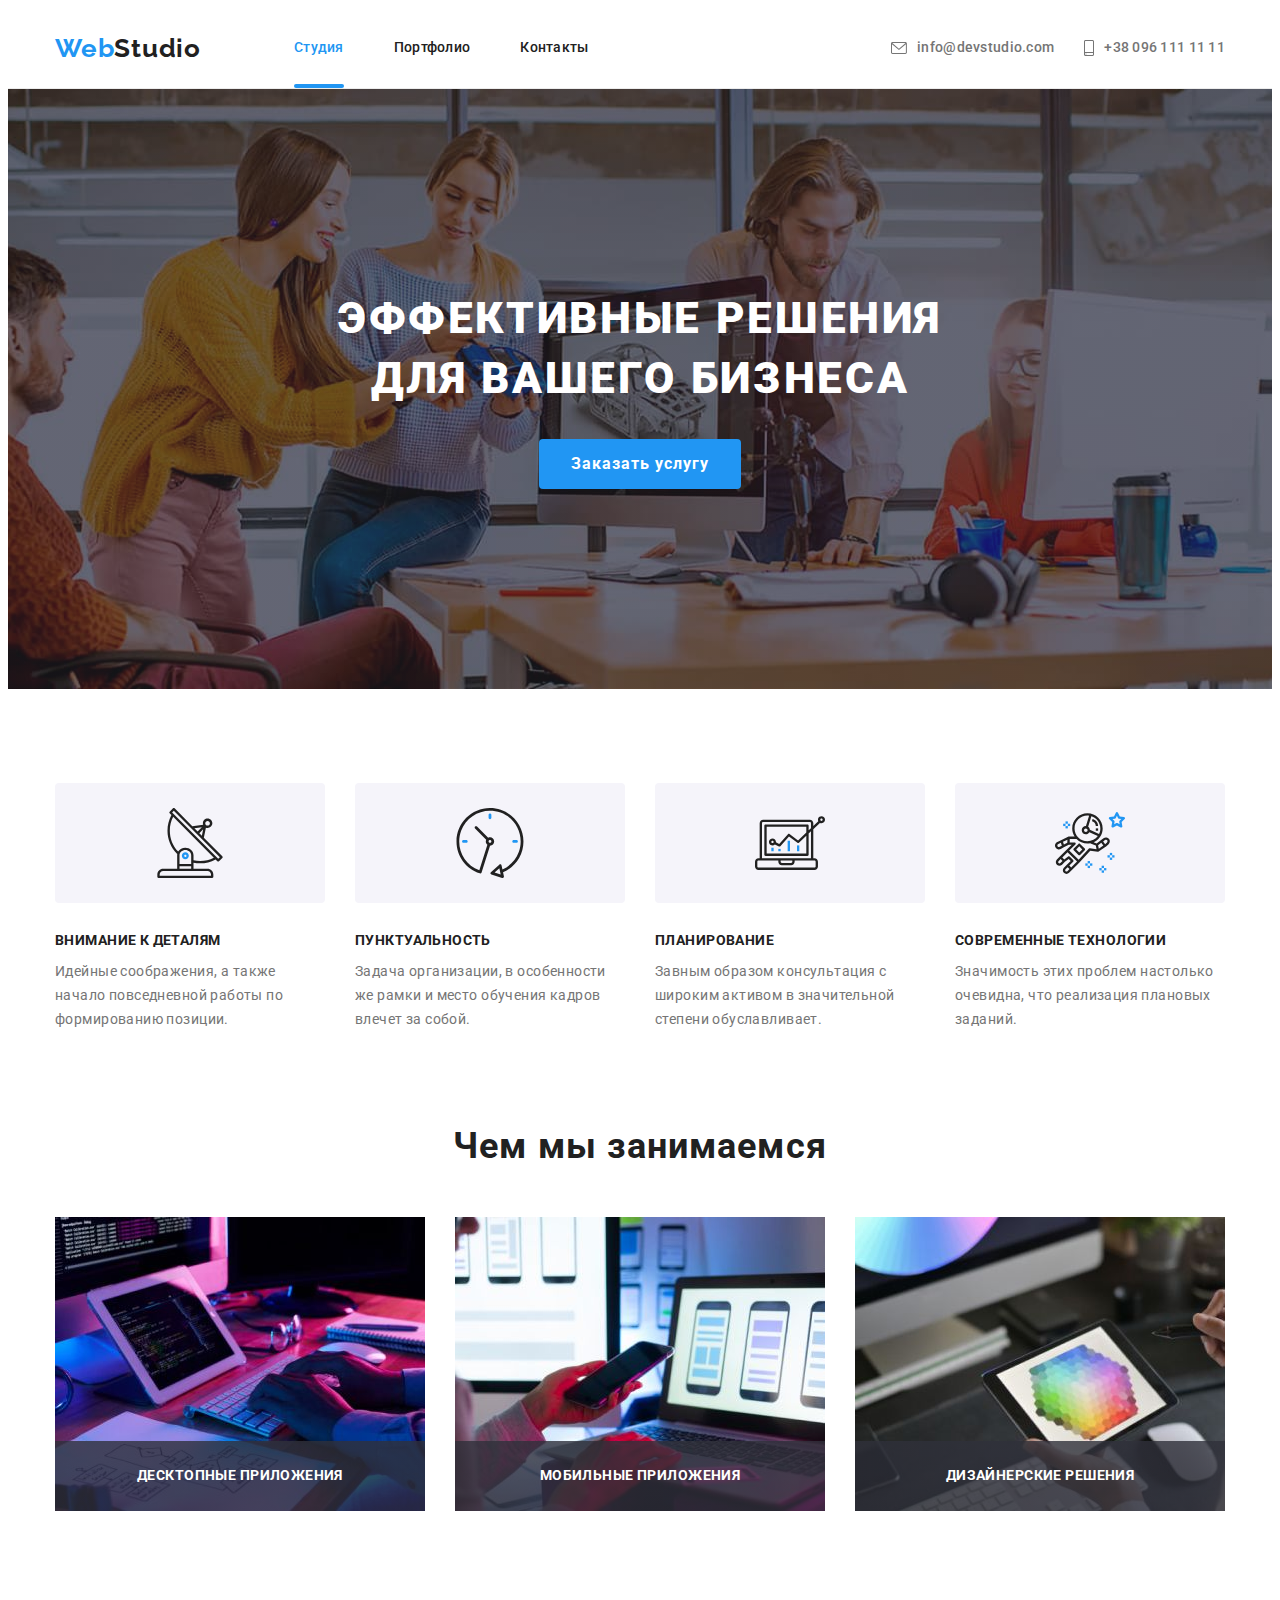
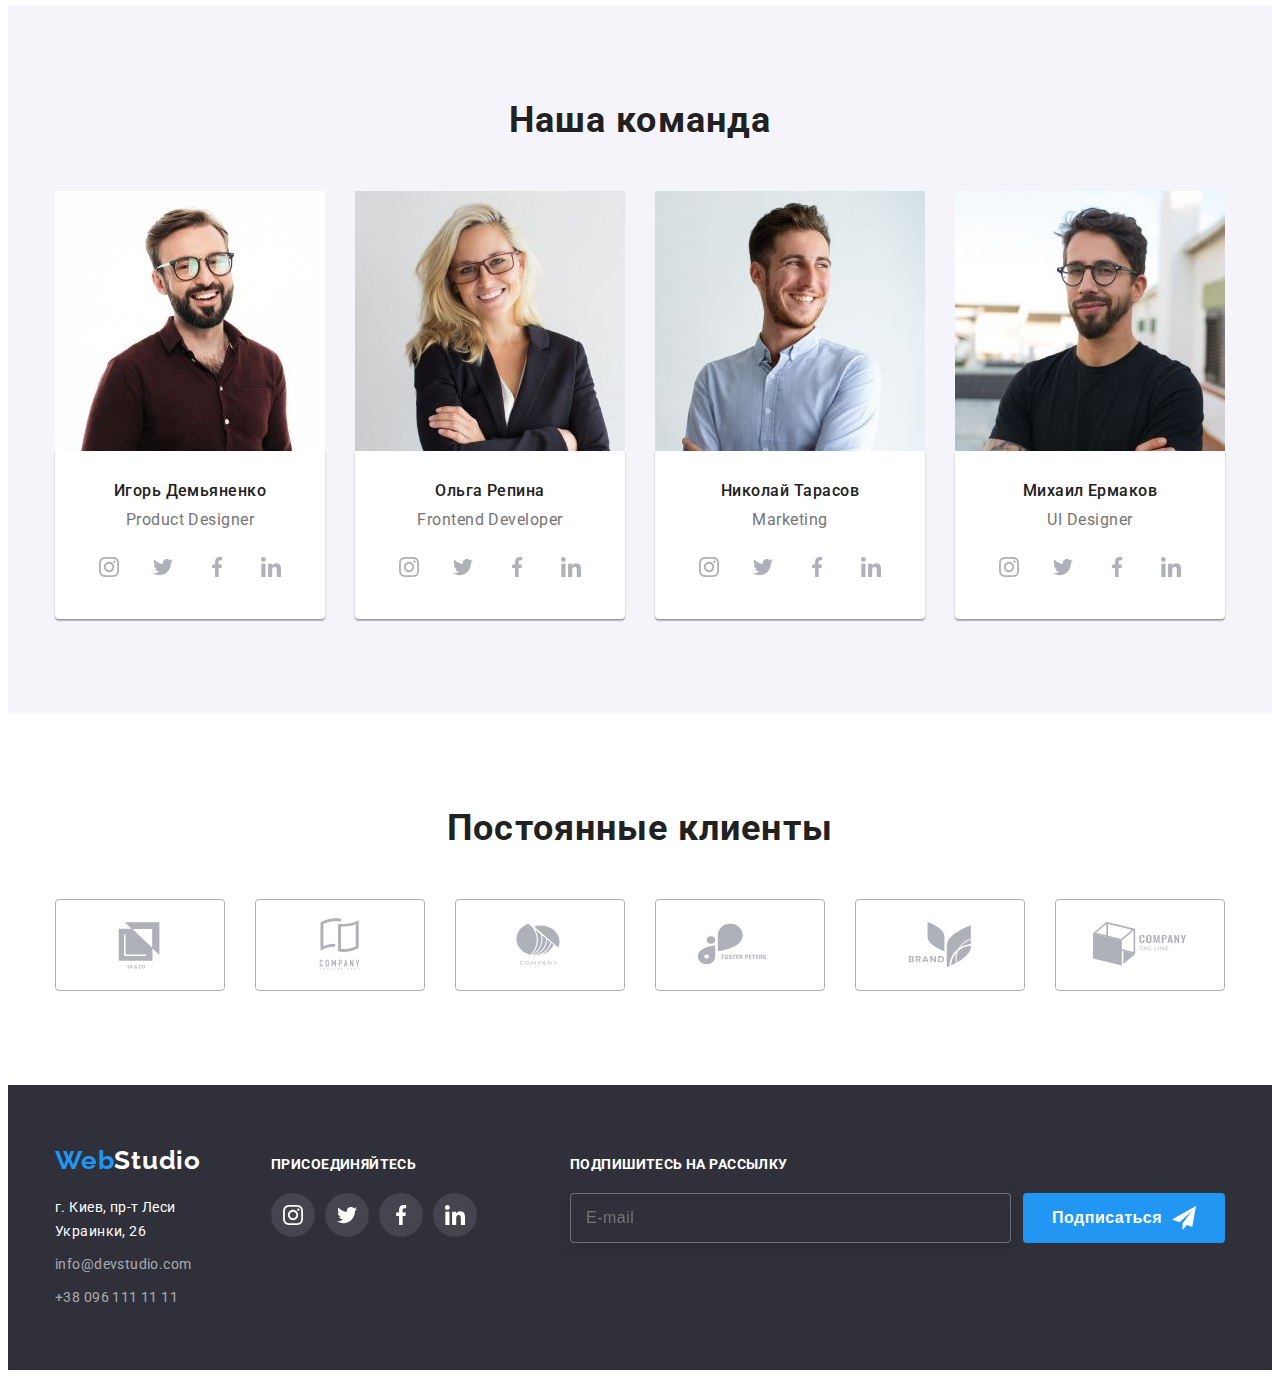
<file: index.html>
<!DOCTYPE html>
<html lang="ru">
  <head>
    <meta http-equiv="content-type" content="text/html; charset=utf-8" />
    <meta name="viewport" content="width=device-width, initial-scale=1.0" />
    <link rel="preconnect" href="https://fonts.googleapis.com" />
    <link rel="preconnect" href="https://fonts.gstatic.com" crossorigin />
    <link
      href="https://fonts.googleapis.com/css2?family=Raleway:wght@700&family=Roboto:wght@400;500;700;900&display=swap"
      rel="stylesheet"
    />

    <!-- Modern-normalize -->
    <link
      rel="stylesheet"
      href="https://cdnjs.cloudflare.com/ajax/libs/modern-normalize/1.1.0/modern-normalize.min.css"
      integrity="sha512-wpPYUAdjBVSE4KJnH1VR1HeZfpl1ub8YT/NKx4PuQ5NmX2tKuGu6U/JRp5y+Y8XG2tV+wKQpNHVUX03MfMFn9Q=="
      crossorigin="anonymous"
      referrerpolicy="no-referrer"
    />

    <!-- Custom styles -->
    <link rel="stylesheet" href="./css/main.min.css" />
    <title>Module 08</title>
  </head>
  <body>
    <!-- HEADER SECTION -->
    <header class="header">
      <div class="container header__container">
        <nav class="site-nav">
          <a href="/" lang="en" class="logo">Web<span class="logo__header">Studio</span></a>
          <ul class="site-nav__list">
            <li class="site-nav__item">
              <a href="./index.html" class="link link_acent">Студия</a>
            </li>
            <li class="site-nav__item">
              <a href="./portfolio.html" class="link">Портфолио</a>
            </li>
            <li class="site-nav__item">
              <a href="/" class="link">Контакты</a>
            </li>
          </ul>
        </nav>
        <ul class="contacts">
          <li class="contacts__item">
            <a href="mailto:info@devstudio.com" class="link header__mail"
              ><svg class="contacts__icon" width="16px" height="12px">
                <use xlink:href="./images/sprite.svg#icon-envelope"></use>
              </svg>
              info@devstudio.com</a
            >
          </li>
          <li class="contacts__item">
            <a href="tel:+380961111111" class="link header__phone"
              ><svg class="contacts__icon" width="10px" height="16px">
                <use xlink:href="./images/sprite.svg#icon-smartphone"></use>
              </svg>
              +38 096 111 11 11</a
            >
          </li>
        </ul>
        <button data-mobile-open type="button" class="mobile-button__open">
          <svg width="40px" height="40px">
            <use href="./images/sprite.svg#mobile-open-icon"></use>
          </svg>
        </button>
      </div>
    </header>

    <!-- MOBILE MENU -->

    <div class="backdrop is-hidden" data-mobile>
      <div class="mobile-menu conteiner" >
        <button data-mobile-close type="button" class="mobile-button__close">
          <svg class="mobile-icon__close" width="40px" height="40px">
            <use href="./images/sprite.svg#mobile-close-icon"></use>
          </svg>
        </button>
        <ul class="mobile-nav">
          <li class="mobile-nav__item">
            <a href="./index.html" class="mobile-nav__acent mobile-nav__link">Студия</a>
          </li>
          <li class="mobile-nav__item">
            <a href="./portfolio.html" class="mobile-nav__link">Портфолио</a>
          </li>
          <li class="mobile-nav__item">
            <a href="/" class="mobile-nav__link">Контакты</a>
          </li>
        </ul>

        <ul class="mobile-contacts">
          <li class="mobile-contacts__item">
            <a href="tel:+380961111111" class="mobile-contacts__phone">+38 096 111 11 11</a>
          </li>
          <li class="mobile-contacts__item">
            <a href="mailto:info@devstudio.com" class="mobile-contacts__mail">info@devstudio.com</a>
          </li>
        </ul>

        <ul class="mobile-socials">
          <li class="mobile-socials__item">
            <a href="" class="mobile-socials__link">Instagram</a>
          </li>
          <li class="mobile-socials__item">
            <a href="" class="mobile-socials__link">Twitter</a>
          </li>
          <li class="mobile-socials__item">
            <a href="" class="mobile-socials__link">Facebook</a>
          </li>
          <li class="mobile-socials__item">
            <a href="" class="mobile-socials__link">LinkedIn</a>
          </li>
        </ul>
      </div>
    </div>

    <!-- MAIN -->
    <main>
      <!-- HERO SECTION -->
      <section class="hero hero__overlay">
        <div class="container">
          <h1 class="hero__title">
            эффективные решения <br />
            для вашего бизнеса
          </h1>
          <button data-modal-open type="button" class="hero__button">Заказать услугу</button>
        </div>
      </section>
      <!-- HERO MODAL WINDOW -->
      <div class="backdrop is-hidden" data-modal>
        <div class="modal">
          <button data-modal-close type="button" class="modal__button-close">
            <svg class="modal__icon-close" width="30px" height="30px">
              <use href="./images/sprite.svg#icon-close-modal"></use>
            </svg>
          </button>
          <!-- HERO FORM -->
          <form class="modal-form">
            <p class="modal-form__title">Оставьте свои данные, мы вам перзвоним</p>
            <label class="modal-form__label" for="user_name"
              >Имя
              <input class="modal-form__input" type="text" name="username" id="user_name" />
              <svg class="modal-form__icon" width="12px" height="12px">
                <use href="./images/icons.svg#icon-name"></use>
              </svg>
            </label>
            <label class="modal-form__label" for="user_phone"
              >Телефон
              <input class="modal-form__input" type="tel" name="phone_number" id="user_phone" />
              <svg class="modal-form__icon" width="12px" height="12px">
                <use href="./images/icons.svg#icon-phone"></use>
              </svg>
            </label>
            <label class="modal-form__label" for="user_email"
              >Почта
              <input class="modal-form__input" type="email" name="email" id="user_email" />
              <svg class="modal-form__icon" width="12px" height="12px">
                <use href="./images/icons.svg#icon-mail"></use>
              </svg>
            </label>
            <label class="modal-form__label"
              >Комментарий
              <textarea
                class="modal-form__input comments"
                name="comments"
                rows="6"
                placeholder="Введите текст"
              ></textarea>
            </label>
            <label class="checkbox-policy">
              <input class="checkbox-policy visually-hidden" type="checkbox" />

              <svg class="checkbox-policy__icon" width="16px" height="15px">
                <use href="./images/icons.svg#icon-checkbox"></use>
              </svg>

              <span class="checkbox-policy__title"
                >Соглашаюсь с рассылкой и принимаю
                <a href="./" class="checkbox-policy__link">Условия договора</a></span
              >
            </label>
            <button type="submit" class="modal-button__submit">Отправить</button>
          </form>
        </div>
      </div>
      <!-- FEATURES SECTION -->
      <section class="section">
        <div class="container">
          <h2 class="visually-hidden">features</h2>
          <ul class="features__list">
            <li class="features__item">
              <div class="features-image">
                <svg class="features-image__icon">
                  <use xlink:href="./images/sprite.svg#icon-antenna"></use>
                </svg>
              </div>
              <h3 class="features__title">внимание к деталям</h3>
              <p class="features__text">
                идейные соображения, а также начало повседневной работы по формированию позиции.
              </p>
            </li>
            <li class="features__item">
              <div class="features-image">
                <svg class="features-image__icon">
                  <use xlink:href="./images/sprite.svg#icon-clock"></use>
                </svg>
              </div>
              <h3 class="features__title">пунктуальность</h3>
              <p class="features__text">
                задача организации, в особенности же рамки и место обучения кадров влечет за собой.
              </p>
            </li>
            <li class="features__item">
              <div class="features-image">
                <svg class="features-image__icon">
                  <use xlink:href="./images/sprite.svg#icon-diagram"></use>
                </svg>
              </div>
              <h3 class="features__title">планирование</h3>
              <p class="features__text">
                завным образом консультация с широким активом в значительной степени обуславливает.
              </p>
            </li>
            <li class="features__item">
              <div class="features-image">
                <svg class="features-image__icon">
                  <use xlink:href="./images/sprite.svg#icon-astronaut"></use>
                </svg>
              </div>
              <h3 class="features__title">современные технологии</h3>
              <p class="features__text">
                значимость этих проблем настолько очевидна, что реализация плановых заданий.
              </p>
            </li>
          </ul>
        </div>
      </section>
      <!-- OFFERS SECTION -->
      <section class="section offers">
        <div class="container">
          <h2 class="section-title">чем мы занимаемся</h2>
          <ul class="offers__list">
            <li class="offers__item">
              <picture>
                <source
                  media="(min-width: 1200px)"
                  srcset="./images/offers/offers-1.jpg 1x, ./images/offers/offers-1_@2x.jpg 2x"
                  type="image/jpg"
                />

                <img
                  class="offers__image"
                  src="./images/offers/offers-1.jpg"
                  alt="desk office"
                  width="370"
                  loading="lazy"
                />
              </picture>
              <p class="offers__text">десктопные приложения</p>
            </li>
            <li class="offers__item">
              <picture>
                <source
                  media="(min-width: 1200px)"
                  srcset="./images/offers/offers-2.jpg 1x, ./images/offers/offers-2_@2x.jpg 2x"
                  type="image/jpg"
                />

                <img
                  class="offers__image"
                  src="./images/offers/offers-2.jpg"
                  alt="desk office"
                  width="370"
                  loading="lazy"
                />
              </picture>
              <p class="offers__text">мобильные приложения</p>
            </li>
            <li class="offers__item">
              <picture>
                <source
                  media="(min-width: 1200px)"
                  srcset="./images/offers/offers-3.jpg 1x, ./images/offers/offers-3_@2x.jpg 2x"
                  type="image/jpg"
                />

                <img
                  class="offers__image"
                  src="./images/offers/offers-3.jpg"
                  alt="desk office"
                  width="370"
                  loading="lazy"
                />
              </picture>
              <p class="offers__text">дизайнерские решения</p>
            </li>
          </ul>
        </div>
      </section>
      <!-- TEAM SECTION -->
      <section class="section team">
        <div class="container">
          <h2 class="section-title">наша команда</h2>
          <ul class="team-cards">
            <li class="team-cards__item">
              <picture>
                <source
                  media="(min-width: 1200px)"
                  srcset="./images/team/team-1_sm.jpg 1x, ./images/team/team-1_sm@2x.jpg 2x"
                  type="image/jpg"
                />

                <source
                  media="(min-width: 768px)"
                  srcset="./images/team/team-1_md.jpg 1x, ./images/team/team-1_md@2x.jpg 2x"
                  type="image/jpg"
                />

                <source
                  media="(max-width: 767px)"
                  srcset="./images/team/team-1_lg.jpg 1x, ./images/team/team-1_lg@2x.jpg 2x"
                  type="image/jpg"
                />

                <img src="./images/team/team-1_lg.jpg" alt="designer" width="450" loading="lazy" />
              </picture>

              <div class="team-member">
                <h3 class="team-member__name">игорь демьяненко</h3>
                <p lang="en" class="team-member__position">Product Designer</p>
                <ul class="social-networks">
                  <li class="social-networks__item">
                    <a href="" class="social-networks__link"
                      ><svg class="social-networks__icon" width="20px" height="20px">
                        <use href="./images/sprite.svg#icon-instagram"></use>
                      </svg>
                    </a>
                  </li>
                  <li class="social-networks__item">
                    <a href="" class="social-networks__link"
                      ><svg class="social-networks__icon" width="20px" height="20px">
                        <use href="./images/sprite.svg#icon-twitter"></use>
                      </svg>
                    </a>
                  </li>
                  <li class="social-networks__item">
                    <a href="" class="social-networks__link"
                      ><svg class="social-networks__icon" width="20px" height="20px">
                        <use href="./images/sprite.svg#icon-facebook"></use>
                      </svg>
                    </a>
                  </li>
                  <li class="social-networks__item">
                    <a href="" class="social-networks__link"
                      ><svg class="social-networks__icon" width="20px" height="20px">
                        <use href="./images/sprite.svg#icon-linkedin"></use>
                      </svg>
                    </a>
                  </li>
                </ul>
              </div>
            </li>

            <li class="team-cards__item">
              <picture>
                <source
                  media="(min-width: 1200px)"
                  srcset="./images/team/team-2_sm.jpg 1x, ./images/team/team-2_sm@2x.jpg 2x"
                  type="image/jpg"
                />

                <source
                  media="(min-width: 768px)"
                  srcset="./images/team/team-2_md.jpg 1x, ./images/team/team-2_md@2x.jpg 2x"
                  type="image/jpg"
                />

                <source
                  media="(max-width: 767px)"
                  srcset="./images/team/team-2_lg.jpg 1x, ./images/team/team-2_lg@2x.jpg 2x"
                  type="image/jpg"
                />

                <img
                  src="./images/team/team-2_lg.jpg"
                  alt="developer"
                  width="450"
                  loading="lazy"
                />
              </picture>

              <div class="team-member">
                <h3 class="team-member__name">ольга репина</h3>
                <p lang="en" class="team-member__position">Frontend Developer</p>
                <ul class="social-networks">
                  <li class="social-networks__item">
                    <a href="" class="social-networks__link"
                      ><svg class="social-networks__icon" width="20px" height="20px">
                        <use href="./images/sprite.svg#icon-instagram"></use>
                      </svg>
                    </a>
                  </li>
                  <li class="social-networks__item">
                    <a href="" class="social-networks__link"
                      ><svg class="social-networks__icon" width="20px" height="20px">
                        <use href="./images/sprite.svg#icon-twitter"></use>
                      </svg>
                    </a>
                  </li>
                  <li class="social-networks__item">
                    <a href="" class="social-networks__link"
                      ><svg class="social-networks__icon" width="20px" height="20px">
                        <use href="./images/sprite.svg#icon-facebook"></use>
                      </svg>
                    </a>
                  </li>
                  <li class="social-networks__item">
                    <a href="" class="social-networks__link"
                      ><svg class="social-networks__icon" width="20px" height="20px">
                        <use href="./images/sprite.svg#icon-linkedin"></use>
                      </svg>
                    </a>
                  </li>
                </ul>
              </div>
            </li>

            <li class="team-cards__item">
              <picture>
                <source
                  media="(min-width: 1200px)"
                  srcset="./images/team/team-3_sm.jpg 1x, ./images/team/team-3_sm@2x.jpg 2x"
                  type="image/jpg"
                />

                <source
                  media="(min-width: 768px)"
                  srcset="./images/team/team-3_md.jpg 1x, ./images/team/team-3_md@2x.jpg 2x"
                  type="image/jpg"
                />

                <source
                  media="(max-width: 767px)"
                  srcset="./images/team/team-3_lg.jpg 1x, ./images/team/team-3_lg@2x.jpg 2x"
                  type="image/jpg"
                />

                <img
                  src="./images/team/team-3_lg.jpg"
                  alt="marketing"
                  width="450"
                  loading="lazy"
                />
              </picture>

              <div class="team-member">
                <h3 class="team-member__name">николай тарасов</h3>
                <p lang="en" class="team-member__position">Marketing</p>
                <ul class="social-networks">
                  <li class="social-networks__item">
                    <a href="" class="social-networks__link"
                      ><svg class="social-networks__icon" width="20px" height="20px">
                        <use href="./images/sprite.svg#icon-instagram"></use>
                      </svg>
                    </a>
                  </li>
                  <li class="social-networks__item">
                    <a href="" class="social-networks__link"
                      ><svg class="social-networks__icon" width="20px" height="20px">
                        <use href="./images/sprite.svg#icon-twitter"></use>
                      </svg>
                    </a>
                  </li>
                  <li class="social-networks__item">
                    <a href="" class="social-networks__link"
                      ><svg class="social-networks__icon" width="20px" height="20px">
                        <use href="./images/sprite.svg#icon-facebook"></use>
                      </svg>
                    </a>
                  </li>
                  <li class="social-networks__item">
                    <a href="" class="social-networks__link"
                      ><svg class="social-networks__icon" width="20px" height="20px">
                        <use href="./images/sprite.svg#icon-linkedin"></use>
                      </svg>
                    </a>
                  </li>
                </ul>
              </div>
            </li>

            <li class="team-cards__item">
              <picture>
                <source
                  media="(min-width: 1200px)"
                  srcset="./images/team/team-4_sm.jpg 1x, ./images/team/team-4_sm@2x.jpg 2x"
                  type="image/jpg"
                />

                <source
                  media="(min-width: 768px)"
                  srcset="./images/team/team-4_md.jpg 1x, ./images/team/team-4_md@2x.jpg 2x"
                  type="image/jpg"
                />

                <source
                  media="(max-width: 767px)"
                  srcset="./images/team/team-4_lg.jpg 1x, ./images/team/team-4_lg@2x.jpg 2x"
                  type="image/jpg"
                />

                <img
                  src="./images/team/team-4_lg.jpg"
                  alt="ui designer"
                  width="450"
                  loading="lazy"
                />
              </picture>

              <div class="team-member">
                <h3 class="team-member__name">михаил ермаков</h3>
                <p lang="en" class="team-member__position">UI Designer</p>
                <ul class="social-networks">
                  <li class="social-networks__item">
                    <a href="" class="social-networks__link"
                      ><svg class="social-networks__icon" width="20px" height="20px">
                        <use href="./images/sprite.svg#icon-instagram"></use>
                      </svg>
                    </a>
                  </li>
                  <li class="social-networks__item">
                    <a href="" class="social-networks__link"
                      ><svg class="social-networks__icon" width="20px" height="20px">
                        <use href="./images/sprite.svg#icon-twitter"></use>
                      </svg>
                    </a>
                  </li>
                  <li class="social-networks__item">
                    <a href="" class="social-networks__link"
                      ><svg class="social-networks__icon" width="20px" height="20px">
                        <use href="./images/sprite.svg#icon-facebook"></use>
                      </svg>
                    </a>
                  </li>
                  <li class="social-networks__item">
                    <a href="" class="social-networks__link"
                      ><svg class="social-networks__icon" width="20px" height="20px">
                        <use href="./images/sprite.svg#icon-linkedin"></use>
                      </svg>
                    </a>
                  </li>
                </ul>
              </div>
            </li>
          </ul>
        </div>
      </section>
      <!-- CLIENTS SECTION -->
      <section class="section">
        <div class="container">
          <h2 class="section-title">Постоянные клиенты</h2>
          <ul class="client-list">
            <li class="client-card">
              <a href="" class="client-card__link"
                ><svg class="client-card__icon" width="106px" height="60px">
                  <use href="./images/sprite.svg#icon-group-1"></use>
                </svg>
              </a>
            </li>
            <li class="client-card">
              <a href="" class="client-card__link"
                ><svg class="client-card__icon" width="106px" height="60px">
                  <use href="./images/sprite.svg#icon-group-2"></use>
                </svg>
              </a>
            </li>
            <li class="client-card">
              <a href="" class="client-card__link"
                ><svg class="client-card__icon" width="106px" height="60px">
                  <use href="./images/sprite.svg#icon-group-3"></use>
                </svg>
              </a>
            </li>
            <li class="client-card">
              <a href="" class="client-card__link"
                ><svg class="client-card__icon" width="106px" height="60px">
                  <use href="./images/sprite.svg#icon-group-4"></use>
                </svg>
              </a>
            </li>
            <li class="client-card">
              <a href="" class="client-card__link"
                ><svg class="client-card__icon" width="106px" height="60px">
                  <use href="./images/sprite.svg#icon-group-5"></use>
                </svg>
              </a>
            </li>
            <li class="client-card">
              <a href="" class="client-card__link"
                ><svg class="client-card__icon" width="106px" height="60px">
                  <use href="./images/sprite.svg#icon-group-6"></use>
                </svg>
              </a>
            </li>
          </ul>
        </div>
      </section>
    </main>

    <!-- FOOTER SECTION -->
    <footer class="footer">
      <div class="container footer__container">
        <div class="footer__contacts">
          <a href="/" lang="en" class="logo logo__footer"
            >Web<span class="logo__footer-acent">Studio</span></a
          >
          <address class="footer__address">г. Киев, пр-т Леси Украинки, 26</address>
          <a href="mailto:info@devstudio.com" class="link footer__mail">info@devstudio.com</a>
          <a href="tel:+380961111111" class="link footer__phone">+38 096 111 11 11</a>
        </div>

        <!-- FOOTER SOCIAL -->
        <div class="footer-social">
          <p class="footer-social__title">присоединяйтесь</p>
          <ul class="footer-social__list">
            <li class="footer-social__item">
              <a href="" class="footer-social__link"
                ><svg class="footer-social__icon" width="20px" height="20px">
                  <use href="./images/sprite.svg#icon-instagram"></use>
                </svg>
              </a>
            </li>
            <li class="footer-social__item">
              <a href="" class="footer-social__link"
                ><svg class="footer-social__icon" width="20px" height="20px">
                  <use href="./images/sprite.svg#icon-twitter"></use>
                </svg>
              </a>
            </li>
            <li class="footer-social__item">
              <a href="" class="footer-social__link"
                ><svg class="footer-social__icon" width="20px" height="20px">
                  <use href="./images/sprite.svg#icon-facebook"></use>
                </svg>
              </a>
            </li>
            <li class="footer-social__item">
              <a href="" class="footer-social__link"
                ><svg class="footer-social__icon" width="20px" height="20px">
                  <use href="./images/sprite.svg#icon-linkedin"></use>
                </svg>
              </a>
            </li>
          </ul>
        </div>

        <!-- FOOTER FORM -->
        <form class="footer-form">
          <label class="footer-form__label">
            <span class="footer-form__title">подпишитесь на рассылку</span>
            <input class="footer-form__input" type="email" name="email" placeholder="E-mail" />
          </label>
          <button type="submit" class="footer-form__button">
            Подписаться
            <svg class="footer-form__icon" width="24px" height="24px">
              <use href="./images/icons.svg#icon-send"></use>
            </svg>
          </button>
        </form>
      </div>
    </footer>
    <script src="./js/modal.js"></script>
    <script src="./js/mobile-menu.js"></script>
  </body>
</html>
</file>
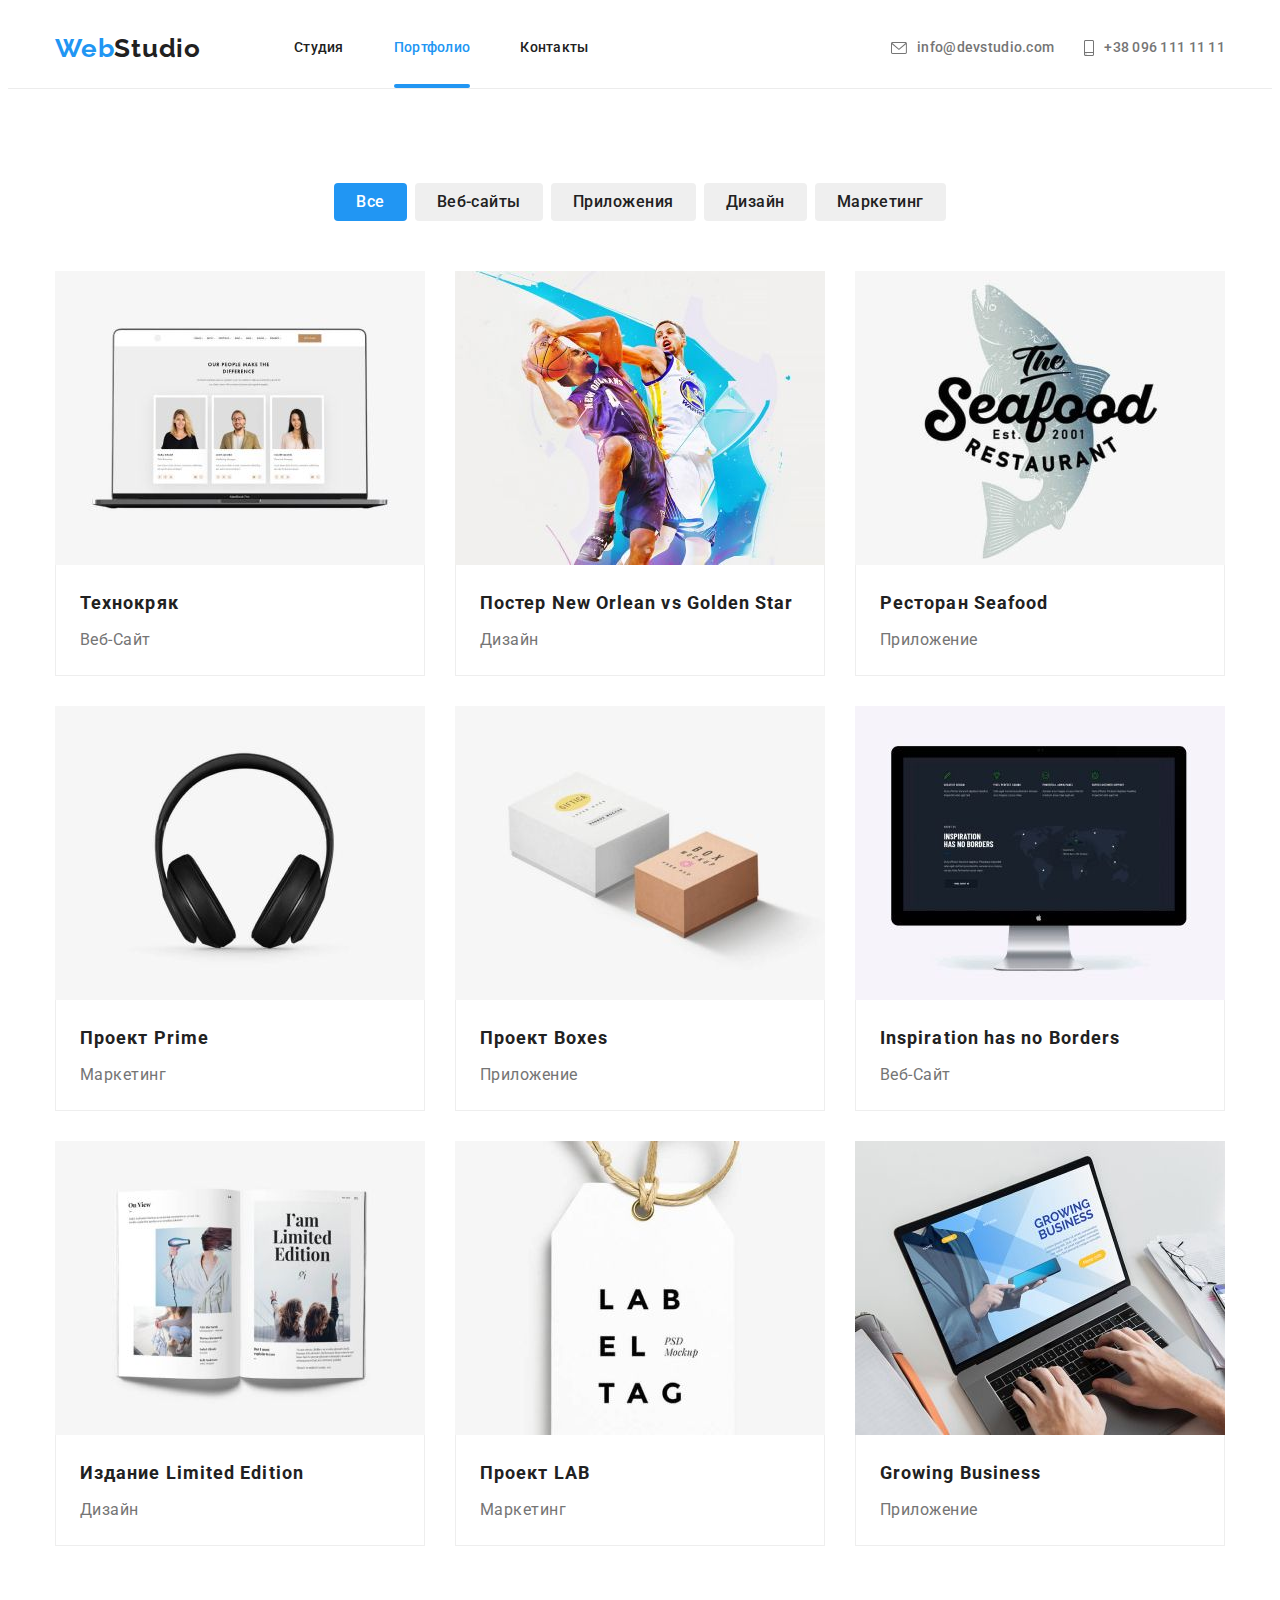
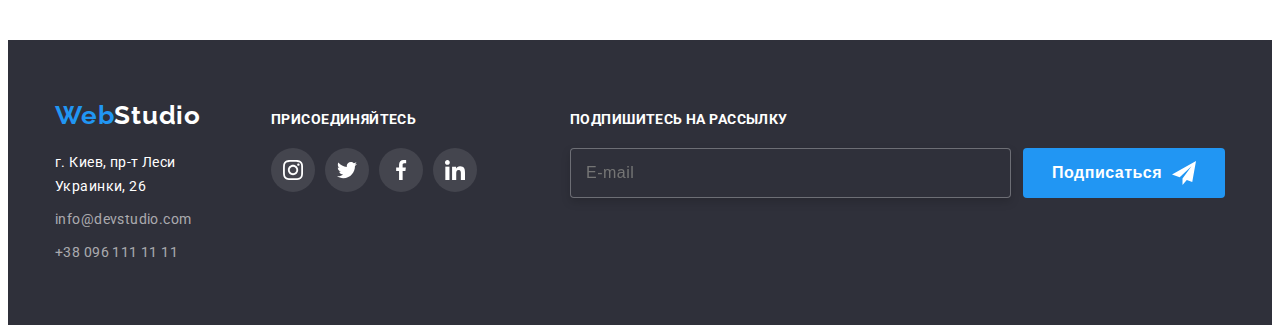
<file: portfolio.html>
<!DOCTYPE html>
<html lang="ru">
  <head>
    <meta http-equiv="content-type" content="text/html; charset=utf-8" />
    <meta name="viewport" content="width=device-width, initial-scale=1.0" />
    <link rel="preconnect" href="https://fonts.googleapis.com" />
    <link rel="preconnect" href="https://fonts.gstatic.com" crossorigin />
    <link
      href="https://fonts.googleapis.com/css2?family=Raleway:wght@700&family=Roboto:wght@400;500;700;900&display=swap"
      rel="stylesheet"
    />
    <!-- Modern-normalize -->
    <link
      rel="stylesheet"
      href="https://cdnjs.cloudflare.com/ajax/libs/modern-normalize/1.1.0/modern-normalize.min.css"
      integrity="sha512-wpPYUAdjBVSE4KJnH1VR1HeZfpl1ub8YT/NKx4PuQ5NmX2tKuGu6U/JRp5y+Y8XG2tV+wKQpNHVUX03MfMFn9Q=="
      crossorigin="anonymous"
      referrerpolicy="no-referrer"
    />
    <!-- Custom styles -->
    <link rel="stylesheet" href="./css/main.min.css" />
    <title>Module 08</title>
  </head>
  <body>
<!-- HEADER SECTION -->
<header class="header">
  <div class="container header__container">
    <nav class="site-nav">
      <a href="/" lang="en" class="logo">Web<span class="logo__header">Studio</span></a>
      <ul class="site-nav__list">
        <li class="site-nav__item">
          <a href="./index.html" class="link">Студия</a>
        </li>
        <li class="site-nav__item">
          <a href="./portfolio.html" class="link link_acent">Портфолио</a>
        </li>
        <li class="site-nav__item">
          <a href="/" class="link">Контакты</a>
        </li>
      </ul>
    </nav>
    <ul class="contacts">
      <li class="contacts__item">
        <a href="mailto:info@devstudio.com" class="link header__mail"
          ><svg class="contacts__icon" width="16px" height="12px">
            <use xlink:href="./images/sprite.svg#icon-envelope"></use>
          </svg>
          info@devstudio.com</a
        >
      </li>
      <li class="contacts__item">
        <a href="tel:+380961111111" class="link header__phone"
          ><svg class="contacts__icon" width="10px" height="16px">
            <use xlink:href="./images/sprite.svg#icon-smartphone"></use>
          </svg>
          +38 096 111 11 11</a
        >
      </li>
    </ul>
    <button data-mobile-open type="button" class="mobile-button__open">
      <svg width="40px" height="40px">
        <use href="./images/sprite.svg#mobile-open-icon"></use>
      </svg>
    </button>
  </div>
</header>

<!-- MOBILE MENU -->

<div class="backdrop is-hidden" data-mobile>
  <div class="mobile-menu conteiner" >
    <button data-mobile-close type="button" class="mobile-button__close">
      <svg class="mobile-icon__close" width="40px" height="40px">
        <use href="./images/sprite.svg#mobile-close-icon"></use>
      </svg>
    </button>
    <ul class="mobile-nav">
      <li class="mobile-nav__item">
        <a href="./index.html" class="mobile-nav__link">Студия</a>
      </li>
      <li class="mobile-nav__item">
        <a href="./portfolio.html" class="mobile-nav__acent mobile-nav__link">Портфолио</a>
      </li>
      <li class="mobile-nav__item">
        <a href="/" class="mobile-nav__link">Контакты</a>
      </li>
    </ul>

    <ul class="mobile-contacts">
      <li class="mobile-contacts__item">
        <a href="tel:+380961111111" class="mobile-contacts__phone">+38 096 111 11 11</a>
      </li>
      <li class="mobile-contacts__item">
        <a href="mailto:info@devstudio.com" class="mobile-contacts__mail">info@devstudio.com</a>
      </li>
    </ul>

    <ul class="mobile-socials">
      <li class="mobile-socials__item">
        <a href="" class="mobile-socials__link">Instagram</a>
      </li>
      <li class="mobile-socials__item">
        <a href="" class="mobile-socials__link">Twitter</a>
      </li>
      <li class="mobile-socials__item">
        <a href="" class="mobile-socials__link">Facebook</a>
      </li>
      <li class="mobile-socials__item">
        <a href="" class="mobile-socials__link">LinkedIn</a>
      </li>
    </ul>
  </div>
</div>
<!-- MAIN -->
    <main>
      <!-- PORTFOLIO FILTER -->
      <section class="section">
        <div class="container">
          <h1 class="visually-hidden">portfolio</h1>
          <ul class="filter__list">
            <li class="filter__item">
              <button type="button" class="filter__button filter__button-acent">Все</button>
            </li>
            <li class="filter__item">
              <button type="button" class="filter__button">Веб-сайты</button>
            </li>
            <li class="filter__item">
              <button type="button" class="filter__button">Приложения</button>
            </li>
            <li class="filter__item">
              <button type="button" class="filter__button">Дизайн</button>
            </li>
            <li class="filter__item">
              <button type="button" class="filter__button">Маркетинг</button>
            </li>
          </ul>
        </div>
        <!-- PORTFOLIO -->
        <div class="container">
          <ul class="portfolio-cards">
            <li class="portfolio-card">
              <a href="/" class="portfolio-card__link">
                <div class="overlay-thumb">
                  <picture>
                    <source 
                      media="(min-width: 1200px)" 
                      srcset="
                        ./images/portfolio/image-1_md.jpg    1x,
                        ./images/portfolio/image-1_md@2x.jpg 2x" 
                      type="image/jpg" />

                    <source 
                      media="(min-width: 768px)" 
                      srcset="
                        ./images/portfolio/image-1_sm.jpg    1x,
                        ./images/portfolio/image-1_sm@2x.jpg 2x" 
                      type="image/jpg" />

                      <source 
                      media="(max-width: 767px)" 
                      srcset="
                        ./images/portfolio/image-1_lg.jpg    1x,
                        ./images/portfolio/image-1_lg@2x.jpg 2x" 
                      type="image/jpg" />

                      <img
                      src="./images/portfolio/image-1_lg.jpg"
                      alt=""
                      width="450"
                      loading="lazy"/>
                  </picture>

                  <p class="overlay-thumb__text">
                    Ресурс предлагает комплексные предложения с разным уровнем
                    функционала и сервисов. Все это позволит посетителю получить
                    исчерпывающие сведения о компании или частном лице.
                  </p>
                </div>

                <div class="card-container">
                  <h2 class="card-container__title">Технокряк</h2>
                  <p class="card-container__text">веб-сайт</p>
                </div>
              </a>
              
            </li>

            <li class="portfolio-card">
              <a href="/" class="portfolio-card__link">
                <div class="overlay-thumb">
                  <picture>
                    <source 
                      media="(min-width: 1200px)" 
                      srcset="
                        ./images/portfolio/image-2_md.jpg    1x,
                        ./images/portfolio/image-2_md@2x.jpg 2x" 
                      type="image/jpg" />

                    <source 
                      media="(min-width: 768px)" 
                      srcset="
                        ./images/portfolio/image-2_sm.jpg    1x,
                        ./images/portfolio/image-2_sm@2x.jpg 2x" 
                      type="image/jpg" />

                      <source 
                      media="(max-width: 767px)" 
                      srcset="
                        ./images/portfolio/image-2_lg.jpg    1x,
                        ./images/portfolio/image-2_lg@2x.jpg 2x" 
                      type="image/jpg" />

                      <img
                      src="./images/portfolio/image-2_lg.jpg"
                      alt=""
                      width="450"
                      loading="lazy"/>
                  </picture>
                  <p class="overlay-thumb__text">
                    Ресурс предлагает комплексные предложения с разным уровнем
                    функционала и сервисов. Все это позволит посетителю получить
                    исчерпывающие сведения о компании или частном лице.
                  </p>
                </div>
                <div class="card-container">
                  <h2 class="card-container__title">
                    Постер <span lang="en">New Orlean vs Golden Star</span>
                  </h2>
                  <p class="card-container__text">дизайн</p>
                </div>
              </a>
            </li>

            <li class="portfolio-card">
              <a href="/" class="portfolio-card__link">
                <div class="overlay-thumb">
                  <picture>
                    <source 
                      media="(min-width: 1200px)" 
                      srcset="
                        ./images/portfolio/image-3_md.jpg    1x,
                        ./images/portfolio/image-3_md@2x.jpg 2x" 
                      type="image/jpg" />

                    <source 
                      media="(min-width: 768px)" 
                      srcset="
                        ./images/portfolio/image-3_sm.jpg    1x,
                        ./images/portfolio/image-3_sm@2x.jpg 2x" 
                      type="image/jpg" />

                      <source 
                      media="(max-width: 767px)" 
                      srcset="
                        ./images/portfolio/image-3_lg.jpg    1x,
                        ./images/portfolio/image-3_lg@2x.jpg 2x" 
                      type="image/jpg" />

                      <img
                      src="./images/portfolio/image-3_lg.jpg"
                      alt=""
                      width="450"
                      loading="lazy"/>
                  </picture>
                  <p class="overlay-thumb__text">
                    Ресурс предлагает комплексные предложения с разным уровнем
                    функционала и сервисов. Все это позволит посетителю получить
                    исчерпывающие сведения о компании или частном лице.
                  </p>
                </div>
                <div class="card-container">
                  <h2 class="card-container__title">
                    Ресторан <span lang="en">Seafood</span>
                  </h2>
                  <p class="card-container__text">приложение</p>
                </div>
              </a>
            </li>

            <li class="portfolio-card">
              <a href="/" class="portfolio-card__link">
                <div class="overlay-thumb">
                  <picture>
                    <source 
                      media="(min-width: 1200px)" 
                      srcset="
                        ./images/portfolio/image-4_md.jpg    1x,
                        ./images/portfolio/image-4_md@2x.jpg 2x" 
                      type="image/jpg" />

                    <source 
                      media="(min-width: 768px)" 
                      srcset="
                        ./images/portfolio/image-4_sm.jpg    1x,
                        ./images/portfolio/image-4_sm@2x.jpg 2x" 
                      type="image/jpg" />

                      <source 
                      media="(max-width: 767px)" 
                      srcset="
                        ./images/portfolio/image-4_lg.jpg    1x,
                        ./images/portfolio/image-4_lg@2x.jpg 2x" 
                      type="image/jpg" />

                      <img
                      src="./images/portfolio/image-4_lg.jpg"
                      alt=""
                      width="450"
                      loading="lazy"/>
                  </picture>
                  <p class="overlay-thumb__text">
                    Ресурс предлагает комплексные предложения с разным уровнем
                    функционала и сервисов. Все это позволит посетителю получить
                    исчерпывающие сведения о компании или частном лице.
                  </p>
                </div>
                <div class="card-container">
                  <h2 class="card-container__title">
                    Проект <span lang="en">Prime</span>
                  </h2>
                  <p class="card-container__text">маркетинг</p>
                </div>
              </a>
            </li>

            <li class="portfolio-card">
              <a href="/" class="portfolio-card__link">
                <div class="overlay-thumb">
                  <picture>
                    <source 
                      media="(min-width: 1200px)" 
                      srcset="
                        ./images/portfolio/image-5_md.jpg    1x,
                        ./images/portfolio/image-5_md@2x.jpg 2x" 
                      type="image/jpg" />

                    <source 
                      media="(min-width: 768px)" 
                      srcset="
                        ./images/portfolio/image-5_sm.jpg    1x,
                        ./images/portfolio/image-5_sm@2x.jpg 2x" 
                      type="image/jpg" />

                      <source 
                      media="(max-width: 767px)" 
                      srcset="
                        ./images/portfolio/image-5_lg.jpg    1x,
                        ./images/portfolio/image-5_lg@2x.jpg 2x" 
                      type="image/jpg" />

                      <img
                      src="./images/portfolio/image-5_lg.jpg"
                      alt=""
                      width="450"
                      loading="lazy"/>
                  </picture>
                  <p class="overlay-thumb__text">
                    Ресурс предлагает комплексные предложения с разным уровнем
                    функционала и сервисов. Все это позволит посетителю получить
                    исчерпывающие сведения о компании или частном лице.
                  </p>
                </div>
                <div class="card-container">
                  <h2 class="card-container__title">
                    Проект <span lang="en">Boxes</span>
                  </h2>
                  <p class="card-container__text">приложение</p>
                </div>
              </a>
            </li>

            <li class="portfolio-card">
              <a href="/" class="portfolio-card__link">
                <div class="overlay-thumb">
                  <picture>
                    <source 
                      media="(min-width: 1200px)" 
                      srcset="
                        ./images/portfolio/image-6_md.jpg    1x,
                        ./images/portfolio/image-6_md@2x.jpg 2x" 
                      type="image/jpg" />

                    <source 
                      media="(min-width: 768px)" 
                      srcset="
                        ./images/portfolio/image-6_sm.jpg    1x,
                        ./images/portfolio/image-6_sm@2x.jpg 2x" 
                      type="image/jpg" />

                      <source 
                      media="(max-width: 767px)" 
                      srcset="
                        ./images/portfolio/image-6_lg.jpg    1x,
                        ./images/portfolio/image-6_lg@2x.jpg 2x" 
                      type="image/jpg" />

                      <img
                      src="./images/portfolio/image-6_lg.jpg"
                      alt=""
                      width="450"
                      loading="lazy"/>
                  </picture>
                  <p class="overlay-thumb__text">
                    Ресурс предлагает комплексные предложения с разным уровнем
                    функционала и сервисов. Все это позволит посетителю получить
                    исчерпывающие сведения о компании или частном лице.
                  </p>
                </div>
                <div class="card-container">
                  <h2 class="card-container__title" lang="en">
                    Inspiration has no Borders
                  </h2>
                  <p class="card-container__text">веб-сайт</p>
                </div>
              </a>
            </li>

            <li class="portfolio-card">
              <a href="/" class="portfolio-card__link">
                <div class="overlay-thumb">
                  <picture>
                    <source 
                      media="(min-width: 1200px)" 
                      srcset="
                        ./images/portfolio/image-7_md.jpg    1x,
                        ./images/portfolio/image-7_md@2x.jpg 2x" 
                      type="image/jpg" />

                    <source 
                      media="(min-width: 768px)" 
                      srcset="
                        ./images/portfolio/image-7_sm.jpg    1x,
                        ./images/portfolio/image-7_sm@2x.jpg 2x" 
                      type="image/jpg" />

                      <source 
                      media="(max-width: 767px)" 
                      srcset="
                        ./images/portfolio/image-7_lg.jpg    1x,
                        ./images/portfolio/image-7_lg@2x.jpg 2x" 
                      type="image/jpg" />

                      <img
                      src="./images/portfolio/image-7_lg.jpg"
                      alt=""
                      width="450"
                      loading="lazy"/>
                  </picture>
                  <p class="overlay-thumb__text">
                    Ресурс предлагает комплексные предложения с разным уровнем
                    функционала и сервисов. Все это позволит посетителю получить
                    исчерпывающие сведения о компании или частном лице.
                  </p>
                </div>
                <div class="card-container">
                  <h2 class="card-container__title">
                    Издание <span lang="en">Limited Edition</span>
                  </h2>
                  <p class="card-container__text">дизайн</p>
                </div>
              </a>
            </li>

            <li class="portfolio-card">
              <a href="/" class="portfolio-card__link">
                <div class="overlay-thumb">
                  <picture>
                    <source 
                      media="(min-width: 1200px)" 
                      srcset="
                        ./images/portfolio/image-8_md.jpg    1x,
                        ./images/portfolio/image-8_md@2x.jpg 2x" 
                      type="image/jpg" />

                    <source 
                      media="(min-width: 768px)" 
                      srcset="
                        ./images/portfolio/image-8_sm.jpg    1x,
                        ./images/portfolio/image-8_sm@2x.jpg 2x" 
                      type="image/jpg" />

                      <source 
                      media="(max-width: 767px)" 
                      srcset="
                        ./images/portfolio/image-8_lg.jpg    1x,
                        ./images/portfolio/image-8_lg@2x.jpg 2x" 
                      type="image/jpg" />

                      <img
                      src="./images/portfolio/image-8_lg.jpg"
                      alt=""
                      width="450"
                      loading="lazy"/>
                  </picture>
                  <p class="overlay-thumb__text">
                    Ресурс предлагает комплексные предложения с разным уровнем
                    функционала и сервисов. Все это позволит посетителю получить
                    исчерпывающие сведения о компании или частном лице.
                  </p>
                </div>
                <div class="card-container">
                  <h2 class="card-container__title">
                    Проект <span lang="en">LAB</span>
                  </h2>
                  <p class="card-container__text">маркетинг</p>
                </div>
              </a>
            </li>

            <li class="portfolio-card">
              <a href="/" class="portfolio-card__link">
                <div class="overlay-thumb">
                  <picture>
                    <source 
                      media="(min-width: 1200px)" 
                      srcset="
                        ./images/portfolio/image-9_md.jpg    1x,
                        ./images/portfolio/image-9_md@2x.jpg 2x" 
                      type="image/jpg" />

                    <source 
                      media="(min-width: 768px)" 
                      srcset="
                        ./images/portfolio/image-9_sm.jpg    1x,
                        ./images/portfolio/image-9_sm@2x.jpg 2x" 
                      type="image/jpg" />

                      <source 
                      media="(max-width: 767px)" 
                      srcset="
                        ./images/portfolio/image-9_lg.jpg    1x,
                        ./images/portfolio/image-9_lg@2x.jpg 2x" 
                      type="image/jpg" />

                      <img
                      src="./images/portfolio/image-9_lg.jpg"
                      alt=""
                      width="450"
                      loading="lazy"/>
                  </picture>
                  <p class="overlay-thumb__text">
                    Ресурс предлагает комплексные предложения с разным уровнем
                    функционала и сервисов. Все это позволит посетителю получить
                    исчерпывающие сведения о компании или частном лице.
                  </p>
                </div>
                <div class="card-container">
                  <h2 lang="en" class="card-container__title">Growing Business</h2>
                  <p class="card-container__text">приложение</p>
                </div>
              </a>
            </li>
          </ul>
        </div>
      </section>
    </main>

    <!-- FOOTER SECTION -->
    <footer class="footer">
      <div class="container footer__container">
        <div class="footer__contacts">
          <a href="/" lang="en" class="logo logo__footer"
            >Web<span class="logo__footer-acent">Studio</span></a>
          <address class="footer__address">г. Киев, пр-т Леси Украинки, 26</address> 
          <a href="mailto:info@devstudio.com" class="link footer__mail">info@devstudio.com</a>
          <a href="tel:+380961111111" class="link footer__phone">+38 096 111 11 11</a>
        </div>

        <!-- FOOTER SOCIAL -->
        <div class="footer-social">
          <p class="footer-social__title">присоединяйтесь</p>
          <ul class="footer-social__list">
            <li class="footer-social__item">
              <a href="" class="footer-social__link"
                ><svg class="footer-social__icon" width="20px" height="20px">
                  <use href="./images/sprite.svg#icon-instagram"></use>
                </svg>
              </a>
            </li>
            <li class="footer-social__item">
              <a href="" class="footer-social__link"
                ><svg class="footer-social__icon" width="20px" height="20px">
                  <use href="./images/sprite.svg#icon-twitter"></use>
                </svg>
              </a>
            </li>
            <li class="footer-social__item">
              <a href="" class="footer-social__link"
                ><svg class="footer-social__icon" width="20px" height="20px">
                  <use href="./images/sprite.svg#icon-facebook"></use>
                </svg>
              </a>
            </li>
            <li class="footer-social__item">
              <a href="" class="footer-social__link"
                ><svg class="footer-social__icon" width="20px" height="20px">
                  <use href="./images/sprite.svg#icon-linkedin"></use>
                </svg>
              </a>
            </li>
          </ul>
        </div>

        <!-- FOOTER FORM -->
        <form class="footer-form">
          <label class="footer-form__label">
            <span class="footer-form__title">подпишитесь на рассылку</span>
            <input
              class="footer-form__input"
              type="email"
              name="email"
              placeholder="E-mail"
            />
          </label>
          <button type="submit" class="footer-form__button">
            Подписаться
            <svg class="footer-form__icon" width="24px" height="24px">
              <use href="./images/icons.svg#icon-send"></use>
            </svg>
          </button>
        </form>
      </div>
    </footer>
    <script src="./js/mobile-menu.js"></script>
  </body>
</html>
</file>
<file: css/main.min.css>
:root{--primary-text-color: #757575;--primary-title-color: #212121;--icon-color: #AFB1B8;--primary-button-color: #2196F3;--accent-color: #188CE8;--primary-transition-durat: 250ms;--primary-transition-timing-function: cubic-bezier(0.4, 0, 0.2, 1)}.visually-hidden{position:absolute;white-space:nowrap;width:1px;height:1px;overflow:hidden;border:0;padding:0;clip:rect(0 0 0 0);-webkit-clip-path:inset(50%);clip-path:inset(50%);margin:-1px}body{font-family:'Roboto', 'sans-serif';color:var(--primary-text-color)}*,::after,::before{-webkit-box-sizing:border-box;box-sizing:border-box}h1,h2,h3,p{margin:0;padding:0}ul{list-style:none;margin:0;padding:0}img{display:block;max-width:100%;height:auto}.container{padding-left:15px;padding-right:15px;margin:0 auto}@media screen and (min-width: 480px){.container{width:480px}}@media screen and (min-width: 768px){.container{width:768px}}@media screen and (min-width: 1200px){.container{width:1200px}}@media screen and (max-width: 1199.98px){.section{padding-top:60px;padding-bottom:60px}}@media screen and (min-width: 1200px){.section{padding-top:94px;padding-bottom:94px}}.section-title{font-size:36px;line-height:1.17;letter-spacing:.03em;text-align:center;color:var(--primary-title-color);margin-bottom:50px}.section-title::first-letter{text-transform:capitalize}@media screen and (max-width: 1199.98px){.section-title{font-size:28px;line-height:1.17;letter-spacing:.03em;margin-bottom:30px}}.logo{text-decoration:none;font-family:'Raleway';font-style:normal;font-weight:700;font-size:26px;line-height:1.19;letter-spacing:.03em;color:var(--primary-button-color);padding-top:24px;padding-bottom:24px;-webkit-transition-property:color, -webkit-text-decoration-color;transition-property:color, -webkit-text-decoration-color;transition-property:text-decoration-color, color;transition-property:text-decoration-color, color, -webkit-text-decoration-color;-webkit-transition-duration:var(--primary-transition-durat);transition-duration:var(--primary-transition-durat);-webkit-transition-timing-function:var(--primary-transition-timing-function);transition-timing-function:var(--primary-transition-timing-function)}@media screen and (max-width: 1199.98px){.logo{font-size:24px;text-align:center}}.logo__header{color:var(--primary-title-color)}.logo__text:hover,.logo__text:focus{-webkit-text-decoration-color:var(--accent-color);text-decoration-color:var(--accent-color);color:var(--accent-color)}.logo__footer{display:block;padding:0;margin-bottom:20px}.logo__footer-acent{color:#FFFFFF}.site-nav{display:-webkit-box;display:-ms-flexbox;display:flex;-webkit-box-align:center;-ms-flex-align:center;align-items:center;-webkit-box-pack:center;-ms-flex-pack:center;justify-content:center}.site-nav__list{display:-webkit-box;display:-ms-flexbox;display:flex;margin-left:93px}@media screen and (max-width: 767.98px){.site-nav__list{display:none}}@media screen and (max-width: 1199.98px){.site-nav__list{margin-left:88px}}.site-nav__item{position:relative}.link{text-decoration:none;font-family:'Roboto';font-style:normal;font-weight:500;font-size:14px;line-height:1.14;letter-spacing:.02em;color:var(--primary-title-color);display:block;-webkit-transition-property:color;transition-property:color;-webkit-transition-duration:var(--primary-transition-durat);transition-duration:var(--primary-transition-durat);-webkit-transition-timing-function:var(--primary-transition-timing-function);transition-timing-function:var(--primary-transition-timing-function);padding-top:32px;padding-bottom:32px}.link:hover,.link:focus{-webkit-text-decoration-color:var(--accent-color);text-decoration-color:var(--accent-color);color:var(--accent-color)}.link_acent{color:var(--primary-button-color)}.link_acent::after{position:absolute;bottom:0;display:block;content:"";width:100%;height:4px;border-radius:2px;background:var(--primary-button-color)}.header__mail,.header__phone{display:-webkit-inline-box;display:-ms-inline-flexbox;display:inline-flex;-webkit-box-align:center;-ms-flex-align:center;align-items:center;color:var(--primary-text-color);text-transform:lowercase}@media screen and (max-width: 1199.98px){.header__mail,.header__phone{padding:0;font-weight:500;font-size:12px;line-height:1.14;letter-spacing:.02em}}.contacts{display:-webkit-box;display:-ms-flexbox;display:flex;margin-left:auto}@media screen and (max-width: 767.98px){.contacts{display:none}}@media screen and (max-width: 1199.98px){.contacts{-webkit-box-orient:vertical;-webkit-box-direction:normal;-ms-flex-direction:column;flex-direction:column;margin-left:50px}}.site-nav__item:nth-last-child(-n+2){margin-left:50px}@media screen and (min-width: 1200px){.contacts__item:nth-child(1){margin-right:30px}}@media screen and (max-width: 1199.98px){.contacts__item:nth-child(1){margin-bottom:10px}.contacts__item:nth-child(1){padding-top:17px}.contacts__item:nth-child(2){padding-bottom:17px}}.contacts__icon{fill:currentColor;margin-right:10px}@media screen and (max-width: 1199.98px){.contacts__icon{zoom:0.875}}.mobile-menu{position:fixed;top:0;left:0;width:100%;height:100%;padding:48px 40px;display:-webkit-box;display:-ms-flexbox;display:flex;-webkit-box-orient:vertical;-webkit-box-direction:normal;-ms-flex-direction:column;flex-direction:column;background-color:#fff;overflow-y:scroll}@media screen and (min-width: 1200px){.mobile-menu{display:none}}@media screen and (min-width: 768px) and (max-width: 1199.98px){.mobile-menu{display:none}}.mobile-nav__item:first-child{margin-bottom:36px}.mobile-nav__item:nth-child(2){margin-bottom:32px}.mobile-nav__link{text-decoration:none;font-family:'Roboto';font-style:normal;font-weight:500;font-size:40px;line-height:1.17;letter-spacing:.02em;color:var(--primary-title-color);-webkit-transition-property:color;transition-property:color;-webkit-transition-duration:var(--primary-transition-durat);transition-duration:var(--primary-transition-durat);-webkit-transition-timing-function:var(--primary-transition-timing-function);transition-timing-function:var(--primary-transition-timing-function)}.mobile-nav__acent:only-child{color:var(--primary-button-color)}.mobile-contacts{margin-top:auto;margin-bottom:64px}.mobile-contacts__item:first-child{margin-bottom:32px}.mobile-contacts__phone{text-decoration:none;font-family:'Roboto';font-style:normal;font-weight:500;font-size:34px;line-height:1.17;letter-spacing:.02em;color:var(--primary-button-color)}.mobile-contacts__mail{text-decoration:none;font-family:'Roboto';font-style:normal;font-weight:500;font-size:24px;line-height:1.17;letter-spacing:.02em;color:var(--primary-text-color)}.mobile-socials{display:-webkit-box;display:-ms-flexbox;display:flex;-ms-flex-wrap:wrap;flex-wrap:wrap}.mobile-socials__item{margin-top:10px;padding:0 10px;border-right:1px solid rgba(33,33,33,0.2)}.mobile-socials__item:nth-last-child(1){border-right:none}.mobile-socials__link{text-decoration:none;font-family:'Roboto';font-style:normal;font-weight:500;font-size:18px;line-height:1.22;letter-spacing:.02em;color:var(--primary-button-color)}.mobile-button__close{position:absolute;top:10px;right:15px;display:-webkit-box;display:-ms-flexbox;display:flex;-webkit-box-pack:center;-ms-flex-pack:center;justify-content:center;-webkit-box-align:center;-ms-flex-align:center;align-items:center;width:40px;height:40px;cursor:pointer;border:none;color:var(--primary-title-color);background-color:#fff;-webkit-transition-property:color;transition-property:color;-webkit-transition-duration:var(--primary-transition-durat);transition-duration:var(--primary-transition-durat);-webkit-transition-timing-function:var(--primary-transition-timing-function);transition-timing-function:var(--primary-transition-timing-function);fill:currentColor}.mobile-button__close:hover,.mobile-button__close:focus{color:var(--primary-button-color)}.mobile-button__open{position:absolute;top:10px;right:15px;fill:currentColor;border:none;background-color:#FFFFFF;cursor:pointer;-webkit-transition-property:color;transition-property:color;-webkit-transition-duration:var(--primary-transition-durat);transition-duration:var(--primary-transition-durat);-webkit-transition-timing-function:var(--primary-transition-timing-function);transition-timing-function:var(--primary-transition-timing-function);display:none}.mobile-button__open:hover,.mobile-button__open:focus{color:var(--primary-button-color)}@media screen and (max-width: 767.98px){.mobile-button__open{display:inline}}.hero__button{font-family:'Roboto';font-style:normal;font-weight:700;font-size:16px;line-height:1.88;letter-spacing:.06em;border:none;border-radius:4px;background-color:var(--primary-button-color);color:#FFFFFF;cursor:pointer;padding:10px 32px;-webkit-transition-property:color, background-color;transition-property:color, background-color;-webkit-transition-duration:var(--primary-transition-durat);transition-duration:var(--primary-transition-durat);-webkit-transition-timing-function:var(--primary-transition-timing-function);transition-timing-function:var(--primary-transition-timing-function)}.hero__button:hover,.hero__button:focus{color:var(--accent-color);background-color:#FFFFFF}.modal__button-close{position:absolute;top:8px;right:8px;display:-webkit-box;display:-ms-flexbox;display:flex;-webkit-box-pack:center;-ms-flex-pack:center;justify-content:center;-webkit-box-align:center;-ms-flex-align:center;align-items:center;width:30px;height:30px;color:#000;border:1px solid rgba(0,0,0,0.1);background-color:#FFFFFF;border-radius:50%;cursor:pointer;-webkit-transition-property:color;transition-property:color;-webkit-transition-duration:var(--primary-transition-durat);transition-duration:var(--primary-transition-durat);-webkit-transition-timing-function:var(--primary-transition-timing-function);transition-timing-function:var(--primary-transition-timing-function);fill:currentColor}.modal__button-close:hover,.modal__button-close:focus{color:var(--primary-button-color)}.modal-button__submit{display:-webkit-box;display:-ms-flexbox;display:flex;font-weight:700;font-size:16px;line-height:1.88;letter-spacing:.06em;cursor:pointer;color:#FFFFFF;padding:10px 55px;background:var(--primary-button-color);-webkit-box-shadow:0px 4px 4px rgba(0,0,0,0.15);box-shadow:0px 4px 4px rgba(0,0,0,0.15);border-radius:4px;border:none;margin:0 auto;-webkit-transition-property:background-color;transition-property:background-color;-webkit-transition-duration:var(--primary-transition-durat);transition-duration:var(--primary-transition-durat);-webkit-transition-timing-function:var(--primary-transition-timing-function);transition-timing-function:var(--primary-transition-timing-function)}.modal-button__submit:hover,.modal-button__submit:focus{background:var(--accent-color)}.footer-form__button{cursor:pointer;font-weight:700;font-size:16px;line-height:1.88;letter-spacing:.03em;display:-webkit-box;display:-ms-flexbox;display:flex;-webkit-box-align:center;-ms-flex-align:center;align-items:center;text-align:center;color:#FFFFFF;padding:10px 29px;background:var(--primary-button-color);border-radius:4px;border:none;-webkit-transition-property:background-color;transition-property:background-color;-webkit-transition-duration:var(--primary-transition-durat);transition-duration:var(--primary-transition-durat);-webkit-transition-timing-function:var(--primary-transition-timing-function);transition-timing-function:var(--primary-transition-timing-function)}@media screen and (max-width: 1199.98px){.footer-form__button{margin:0 auto}}.footer-form__button:hover,.footer-form__button:focus{background-color:var(--accent-color)}.filter__button{font-family:'Roboto';font-style:normal;font-weight:500;font-size:16px;line-height:1.6;letter-spacing:0.03em;cursor:pointer;border:none;border-radius:4px;padding:6px 22px;color:var(--primary-title-color);-webkit-transition-property:background-color, color, -webkit-box-shadow;transition-property:background-color, color, -webkit-box-shadow;transition-property:background-color, color, box-shadow;transition-property:background-color, color, box-shadow, -webkit-box-shadow;-webkit-transition-duration:var(--primary-transition-durat);transition-duration:var(--primary-transition-durat);-webkit-transition-timing-function:var(--primary-transition-timing-function);transition-timing-function:var(--primary-transition-timing-function)}.filter__button:hover,.filter__button:focus{background-color:var(--accent-color);color:#FFFFFF;-webkit-box-shadow:0px 3px 1px rgba(0,0,0,0.1),0px 1px 2px rgba(0,0,0,0.08),0px 2px 2px rgba(0,0,0,0.12);box-shadow:0px 3px 1px rgba(0,0,0,0.1),0px 1px 2px rgba(0,0,0,0.08),0px 2px 2px rgba(0,0,0,0.12)}.filter__button-acent{background-color:var(--primary-button-color);color:#FFFFFF}.social-networks{display:-webkit-box;display:-ms-flexbox;display:flex;-webkit-box-align:center;-ms-flex-align:center;align-items:center;-webkit-box-pack:center;-ms-flex-pack:center;justify-content:center}.social-networks__item{margin-right:10px}.social-networks__item:nth-last-child(1){margin-right:0}.social-networks__link{display:-webkit-box;display:-ms-flexbox;display:flex;-webkit-box-align:center;-ms-flex-align:center;align-items:center;-webkit-box-pack:center;-ms-flex-pack:center;justify-content:center;width:44px;height:44px;color:var(--icon-color);border-radius:50%;-webkit-transition-property:background-color, color;transition-property:background-color, color;-webkit-transition-duration:var(--primary-transition-durat);transition-duration:var(--primary-transition-durat);-webkit-transition-timing-function:var(--primary-transition-timing-function);transition-timing-function:var(--primary-transition-timing-function)}.social-networks__link:hover,.social-networks__link:focus{background-color:var(--primary-button-color);color:#FFFFFF}.social-networks__icon{fill:currentColor}.footer-social{margin-right:93px}@media screen and (max-width: 767.98px){.footer-social{margin-right:auto;margin-left:auto;margin-bottom:60px}}@media screen and (min-width: 768px) and (max-width: 1199.98px){.footer-social{margin-right:0;margin-bottom:60px}}.footer-social__title,.footer-form__title{display:block;font-weight:700;font-size:14px;line-height:1.14;letter-spacing:.03em;text-transform:uppercase;color:#FFFFFF;margin-bottom:20px}@media screen and (max-width: 1199.98px){.footer-social__title,.footer-form__title{text-align:center}}.footer-social__list{display:-webkit-box;display:-ms-flexbox;display:flex}@media screen and (max-width: 1199.98px){.footer-social__list{-webkit-box-pack:center;-ms-flex-pack:center;justify-content:center}}.footer-social__item{margin-right:10px}.footer-social__item:nth-last-child(1){margin-right:0}.footer-social__link{display:-webkit-box;display:-ms-flexbox;display:flex;-webkit-box-align:center;-ms-flex-align:center;align-items:center;-webkit-box-pack:center;-ms-flex-pack:center;justify-content:center;width:44px;height:44px;border-radius:50%;color:#FFFFFF;background:rgba(255,255,255,0.1);-webkit-transition-property:background-color;transition-property:background-color;-webkit-transition-duration:var(--primary-transition-durat);transition-duration:var(--primary-transition-durat);-webkit-transition-timing-function:var(--primary-transition-timing-function);transition-timing-function:var(--primary-transition-timing-function)}.footer-social__link:hover,.footer-social__link:focus{background-color:var(--primary-button-color)}.footer-social__icon{fill:currentColor}.backdrop{position:fixed;top:0;left:0;z-index:1;width:100%;height:100%;background:rgba(0,0,0,0.2);-webkit-transition:opacity var(--primary-transition-durat) var(--primary-transition-timing-function);transition:opacity var(--primary-transition-durat) var(--primary-transition-timing-function)}.is-hidden{opacity:0;pointer-events:none}.modal{position:absolute;padding:40px;top:50%;left:50%;width:528px;max-height:100%;overflow-y:scroll;background-color:#FFFFFF;-webkit-box-shadow:0px 1px 3px rgba(0,0,0,0.12),0px 1px 1px rgba(0,0,0,0.14),0px 2px 1px rgba(0,0,0,0.2);box-shadow:0px 1px 3px rgba(0,0,0,0.12),0px 1px 1px rgba(0,0,0,0.14),0px 2px 1px rgba(0,0,0,0.2);border-radius:4px;-webkit-transform:translate(-50%, -50%) scale(1);transform:translate(-50%, -50%) scale(1);-webkit-transition:opacity var(--primary-transition-durat) var(--primary-transition-timing-function),-webkit-transform var(--primary-transition-durat) var(--primary-transition-timing-function);transition:opacity var(--primary-transition-durat) var(--primary-transition-timing-function),-webkit-transform var(--primary-transition-durat) var(--primary-transition-timing-function);transition:transform var(--primary-transition-durat) var(--primary-transition-timing-function),opacity var(--primary-transition-durat) var(--primary-transition-timing-function);transition:transform var(--primary-transition-durat) var(--primary-transition-timing-function),opacity var(--primary-transition-durat) var(--primary-transition-timing-function),-webkit-transform var(--primary-transition-durat) var(--primary-transition-timing-function)}@media screen and (max-width: 1199.98px){.modal{width:450px}}@media screen and (max-width: 767.98px){.modal{max-width:100%}}.modal-form{width:100%;display:block}.modal-form__title{font-weight:700;font-size:20px;line-height:1.15;letter-spacing:.03em;color:var(--primary-title-color);text-align:center;margin-bottom:12px}@media screen and (max-width: 1199.98px){.modal-form__title{font-weight:700;font-size:20px;line-height:1.5;letter-spacing:.03em}}.modal-form__label{position:relative;display:-webkit-box;display:-ms-flexbox;display:flex;-webkit-box-orient:vertical;-webkit-box-direction:normal;-ms-flex-direction:column;flex-direction:column;width:100%;font-weight:400;font-size:14px;line-height:1.17;letter-spacing:.01em;color:var(--primary-text-color);margin-bottom:10px}@media screen and (max-width: 1199.98px){.modal-form__label{font-weight:400;font-size:12px;line-height:1.5;letter-spacing:.03em}}.modal-form__label:nth-child(5){margin-bottom:20px}.modal-form__label:focus-within .modal-form__input{outline:0;border-color:var(--primary-button-color)}.modal-form__label:focus-within .modal-form__icon{color:var(--primary-button-color)}.modal-form__label:hover .modal-form__icon,.modal-form__label:focus .modal-form__icon{color:var(--primary-button-color)}.modal-form__input{width:100%;font-weight:400;font-size:14px;line-height:1.14;letter-spacing:.01em;color:var(--primary-title-color);padding:12px 16px;padding-left:42px;margin-top:4px;cursor:pointer;border:1px solid rgba(33,33,33,0.2);border-radius:4px;-webkit-transition:border-color var(--primary-transition-durat) var(--primary-transition-timing-function);transition:border-color var(--primary-transition-durat) var(--primary-transition-timing-function)}.modal-form__input:hover,.modal-form__input:focus{border-color:var(--primary-button-color)}.modal-form__icon{fill:currentColor;position:absolute;left:12px;bottom:13px;color:var(--primary-title-color);-webkit-transition:border-color var(--primary-transition-durat) var(--primary-transition-timing-function);transition:border-color var(--primary-transition-durat) var(--primary-transition-timing-function)}.comments{padding-left:12px}.comments::-webkit-input-placeholder{color:rgba(117,117,117,0.5)}.comments:-ms-input-placeholder{color:rgba(117,117,117,0.5)}.comments::-ms-input-placeholder{color:rgba(117,117,117,0.5)}.comments::placeholder{color:rgba(117,117,117,0.5)}.checkbox-policy{display:-webkit-box;display:-ms-flexbox;display:flex;-webkit-box-align:center;-ms-flex-align:center;align-items:center;-webkit-box-pack:center;-ms-flex-pack:center;justify-content:center;cursor:pointer;font-weight:400;font-size:14px;line-height:1.71;letter-spacing:.03em;margin-bottom:30px}@media screen and (max-width: 1199.98px){.checkbox-policy{font-weight:400;font-size:12px;line-height:1.17;letter-spacing:.03em}}.checkbox-policy:checked+.checkbox-policy__icon{background-color:var(--primary-button-color);border-color:var(--primary-button-color);background-origin:border-box}.checkbox-policy:focus+.checkbox-policy__icon{border-color:var(--accent-color)}.checkbox-policy:hover+.checkbox-policy__icon{border-color:var(--accent-color)}.checkbox-policy__icon{width:16px;height:15px;margin-right:7px;fill:currentColor;color:#FFFFFF;border:2px solid var(--primary-title-color);border-radius:2px;-webkit-transition:var(--primary-transition-durat);transition:var(--primary-transition-durat);-webkit-transition-timing-function:var(--primary-transition-timing-function);transition-timing-function:var(--primary-transition-timing-function)}.checkbox-policy__title{color:var(--primary-text-color)}.checkbox-policy__link{color:var(--primary-button-color)}.footer-form{display:-webkit-box;display:-ms-flexbox;display:flex;-webkit-box-align:end;-ms-flex-align:end;align-items:flex-end;width:100%}@media screen and (max-width: 1199.98px){.footer-form{-webkit-box-orient:vertical;-webkit-box-direction:normal;-ms-flex-direction:column;flex-direction:column;width:100%}}@media screen and (min-width: 768px) and (max-width: 1199.98px){.footer-form{margin:0 auto}}.footer-form__label{-webkit-box-sizing:border-box;box-sizing:border-box;width:100%;margin-right:12px}@media screen and (max-width: 1199.98px){.footer-form__label{margin:0 auto;width:100%;max-width:450px}}.footer-form__input{cursor:pointer;font-weight:400;font-size:16px;line-height:1.25;letter-spacing:.03em;width:inherit;color:rgba(255,255,255,0.6);border:1px solid rgba(255,255,255,0.3);-webkit-filter:drop-shadow(0px 4px 4px rgba(0,0,0,0.15));filter:drop-shadow(0px 4px 4px rgba(0,0,0,0.15));border-radius:4px;background-color:#2F303A;padding:14px 14px 14px 15px}@media screen and (max-width: 1199.98px){.footer-form__input{margin-bottom:20px}}.footer-form__icon{fill:currentColor;margin-left:10px}.filter__list{list-style:none;display:-webkit-box;display:-ms-flexbox;display:flex;-ms-flex-wrap:wrap;flex-wrap:wrap;row-gap:15px;-webkit-column-gap:8px;column-gap:8px;-webkit-box-align:center;-ms-flex-align:center;align-items:center;-webkit-box-pack:center;-ms-flex-pack:center;justify-content:center;margin-bottom:50px}@media screen and (max-width: 767.98px){.filter__list{-webkit-box-pack:start;-ms-flex-pack:start;justify-content:flex-start;margin-bottom:40px}}.filter__item{text-align:left}.header{background-color:#FFFFFF;border-bottom:1px solid #ECECEC}.header__container{display:-webkit-box;display:-ms-flexbox;display:flex;-webkit-box-align:center;-ms-flex-align:center;align-items:center;position:relative}.hero{text-align:center;padding-top:200px;padding-bottom:200px}@media screen and (max-width: 1199.98px){.hero{padding-top:118px;padding-bottom:118px}}.hero__overlay{max-width:1600px;margin-left:auto;margin-right:auto;background-image:-webkit-gradient(linear, left top, right top, from(rgba(47,48,58,0.4)), to(rgba(47,48,58,0.4))),url(../images/hero/mobile.jpg);background-image:linear-gradient(to right, rgba(47,48,58,0.4), rgba(47,48,58,0.4)),url(../images/hero/mobile.jpg);background-repeat:no-repeat;background-size:cover;background-position:center;background-color:#2F303A}@media (min-device-pixel-ratio: 2), (-webkit-min-device-pixel-ratio: 2), (min-resolution: 192dpi), (min-resolution: 2dppx){.hero__overlay{background-image:-webkit-gradient(linear, left top, right top, from(rgba(47,48,58,0.4)), to(rgba(47,48,58,0.4))),url(../images/hero/mobile@2x.jpg);background-image:linear-gradient(to right, rgba(47,48,58,0.4), rgba(47,48,58,0.4)),url(../images/hero/mobile@2x.jpg)}}@media screen and (min-width: 768px) and (max-width: 1199.98px){.hero__overlay{background-image:-webkit-gradient(linear, left top, right top, from(rgba(47,48,58,0.4)), to(rgba(47,48,58,0.4))),url(../images/hero/tablet.jpg);background-image:linear-gradient(to right, rgba(47,48,58,0.4), rgba(47,48,58,0.4)),url(../images/hero/tablet.jpg)}}@media screen and (min-width: 768px) and (max-width: 1199.98px) and (min-device-pixel-ratio: 2), screen and (min-width: 768px) and (max-width: 1199.98px) and (-webkit-min-device-pixel-ratio: 2), screen and (min-width: 768px) and (max-width: 1199.98px) and (min-resolution: 192dpi), screen and (min-width: 768px) and (max-width: 1199.98px) and (min-resolution: 2dppx){.hero__overlay{background-image:-webkit-gradient(linear, left top, right top, from(rgba(47,48,58,0.4)), to(rgba(47,48,58,0.4))),url(../images/hero/tablet@2x.jpg);background-image:linear-gradient(to right, rgba(47,48,58,0.4), rgba(47,48,58,0.4)),url(../images/hero/tablet@2x.jpg)}}@media screen and (min-width: 1200px){.hero__overlay{background-image:-webkit-gradient(linear, left top, right top, from(rgba(47,48,58,0.4)), to(rgba(47,48,58,0.4))),url(../images/hero/desktop.jpg);background-image:linear-gradient(to right, rgba(47,48,58,0.4), rgba(47,48,58,0.4)),url(../images/hero/desktop.jpg)}}@media screen and (min-width: 1200px) and (min-device-pixel-ratio: 2), screen and (min-width: 1200px) and (-webkit-min-device-pixel-ratio: 2), screen and (min-width: 1200px) and (min-resolution: 192dpi), screen and (min-width: 1200px) and (min-resolution: 2dppx){.hero__overlay{background-image:-webkit-gradient(linear, left top, right top, from(rgba(47,48,58,0.4)), to(rgba(47,48,58,0.4))),url(../images/hero/desktop@2x.jpg);background-image:linear-gradient(to right, rgba(47,48,58,0.4), rgba(47,48,58,0.4)),url(../images/hero/desktop@2x.jpg)}}.hero__title{font-weight:900;font-size:44px;line-height:1.36;letter-spacing:.06em;text-transform:uppercase;color:#FFFFFF;margin-bottom:30px}@media screen and (max-width: 1199.98px){.hero__title{font-weight:900;font-size:26px;line-height:1.62;letter-spacing:.06em}}@media screen and (max-width: 395px){.hero__title{font-size:calc(26px*2/3)}}@media screen and (max-width: 325px){.hero__title{font-size:calc(26px*1/2)}}.offers{padding-top:0}@media screen and (max-width: 1199.98px){.offers{display:none}}.offers__list{display:-webkit-box;display:-ms-flexbox;display:flex;-webkit-box-pack:justify;-ms-flex-pack:justify;justify-content:space-between;padding-left:0}.offers__item{padding-left:0;display:-webkit-box;display:-ms-flexbox;display:flex;margin-right:30px;position:relative}.offers__item:nth-child(3n){margin-right:0px}.offers__image{display:block;max-width:100%}.offers__text{position:absolute;display:-webkit-box;display:-ms-flexbox;display:flex;-webkit-box-align:center;-ms-flex-align:center;align-items:center;-webkit-box-pack:center;-ms-flex-pack:center;justify-content:center;bottom:0;left:0;width:100%;height:70px;font-weight:700;font-size:14px;line-height:1.14;letter-spacing:.03em;text-transform:uppercase;color:#FFFFFF;background-image:-webkit-gradient(linear, left top, right top, from(rgba(47,48,58,0.8)), to(rgba(47,48,58,0.8)));background-image:linear-gradient(to right, rgba(47,48,58,0.8), rgba(47,48,58,0.8))}.team{background-color:#F5F4FA}.team-cards{list-style:none;display:-webkit-box;display:-ms-flexbox;display:flex;-ms-flex-wrap:wrap;flex-wrap:wrap;row-gap:30px;-webkit-column-gap:30px;column-gap:30px}.team-cards__item{border-radius:0px 0px 4px 4px;background-color:#FFFFFF}@media screen and (max-width: 767.98px){.team-cards__item{max-width:450px}}@media screen and (min-width: 768px) and (max-width: 1199.98px){.team-cards__item{width:354px}}@media screen and (min-width: 1200px){.team-cards__item{width:270px}}.team-member{padding:30px;-webkit-box-shadow:0px 1px 3px rgba(0,0,0,0.12),0px 1px 1px rgba(0,0,0,0.14),0px 2px 1px rgba(0,0,0,0.2);box-shadow:0px 1px 3px rgba(0,0,0,0.12),0px 1px 1px rgba(0,0,0,0.14),0px 2px 1px rgba(0,0,0,0.2);border-radius:0px 0px 4px 4px}.team-member__name{font-weight:500;font-size:16px;line-height:1.19;letter-spacing:.03em;text-align:center;text-transform:capitalize;color:var(--primary-title-color);margin-bottom:10px}.team-member__position{font-size:16px;line-height:1.19;letter-spacing:.03em;text-align:center;margin-bottom:16px}.client-list{display:-webkit-box;display:-ms-flexbox;display:flex;-ms-flex-wrap:wrap;flex-wrap:wrap;row-gap:30px;-webkit-column-gap:30px;column-gap:30px;-webkit-box-align:center;-ms-flex-align:center;align-items:center;-webkit-box-pack:center;-ms-flex-pack:center;justify-content:center;margin:0 auto}.client-card{display:-webkit-box;display:-ms-flexbox;display:flex;-ms-flex-wrap:wrap;flex-wrap:wrap}.client-card__link{display:-webkit-box;display:-ms-flexbox;display:flex;width:170px;height:92px;-webkit-box-align:center;-ms-flex-align:center;align-items:center;-webkit-box-pack:center;-ms-flex-pack:center;justify-content:center;border:1px solid #AFB1B8;border-radius:4px;color:var(--icon-color);-webkit-transition-property:border, color;transition-property:border, color;-webkit-transition-duration:var(--primary-transition-durat);transition-duration:var(--primary-transition-durat);-webkit-transition-timing-function:var(--primary-transition-timing-function);transition-timing-function:var(--primary-transition-timing-function)}@media screen and (max-width: 767.98px){.client-card__link{width:210px}}@media screen and (min-width: 768px) and (max-width: 1199.98px){.client-card__link{width:226px}}@media screen and (min-width: 1200px){.client-card__link{width:170px}}.client-card__link:hover,.client-card__link:focus{color:var(--primary-button-color);border:1px solid var(--primary-button-color)}.client-card__icon{fill:currentColor}.features__list{list-style:none;display:-webkit-box;display:-ms-flexbox;display:flex;-ms-flex-wrap:wrap;flex-wrap:wrap;row-gap:30px;-webkit-column-gap:30px;column-gap:30px}@media screen and (min-width: 480px){.features__item{display:block;max-width:450px}}@media screen and (min-width: 768px){.features__item{display:block;width:354px;-ms-flex-wrap:wrap;flex-wrap:wrap}}@media screen and (min-width: 1200px){.features__item{display:block;width:270px;-ms-flex-wrap:wrap;flex-wrap:wrap}}@media screen and (max-width: 767.98px){.features-image{display:-webkit-box;display:-ms-flexbox;display:flex;-ms-flex-preferred-size:auto;flex-basis:auto;max-width:450px;height:120px;-webkit-box-align:center;-ms-flex-align:center;align-items:center;-webkit-box-pack:center;-ms-flex-pack:center;justify-content:center;background-color:#F5F4FA;border-radius:4px;margin-bottom:30px}}@media screen and (min-width: 768px){.features-image{display:-webkit-box;display:-ms-flexbox;display:flex;-ms-flex-wrap:wrap;flex-wrap:wrap;width:354px;height:120px;-webkit-box-align:center;-ms-flex-align:center;align-items:center;-webkit-box-pack:center;-ms-flex-pack:center;justify-content:center;margin-bottom:30px;background-color:#F5F4FA;border-radius:4px}}@media screen and (min-width: 1200px){.features-image{display:-webkit-box;display:-ms-flexbox;display:flex;width:270px;height:120px;-webkit-box-align:center;-ms-flex-align:center;align-items:center;-webkit-box-pack:center;-ms-flex-pack:center;justify-content:center;margin-bottom:30px;background-color:#F5F4FA;border-radius:4px}}.features-image__icon{width:70px;height:70px;margin:0}.features__title{font-size:14px;line-height:1.14;letter-spacing:.03em;text-transform:uppercase;color:var(--primary-title-color);margin-bottom:10px}@media screen and (max-width: 767.98px){.features__title{text-align:center}}.features__text{font-size:14px;line-height:1.72;letter-spacing:.03em;color:var(--primary-text-color)}.features__text::first-letter{text-transform:capitalize}.footer{background-color:#2F303A;padding-top:60px;padding-bottom:60px}@media screen and (min-width: 1200px){.footer__container{display:-webkit-box;display:-ms-flexbox;display:flex;-webkit-box-align:baseline;-ms-flex-align:baseline;align-items:baseline}}@media screen and (min-width: 768px) and (max-width: 1199.98px){.footer__container{display:-webkit-box;display:-ms-flexbox;display:flex;-ms-flex-wrap:wrap;flex-wrap:wrap;-webkit-box-align:baseline;-ms-flex-align:baseline;align-items:baseline;-webkit-box-pack:justify;-ms-flex-pack:justify;justify-content:space-between;padding-left:76px;padding-right:89px}}@media screen and (max-width: 767.98px){.footer__container{display:-webkit-box;display:-ms-flexbox;display:flex;-webkit-box-orient:vertical;-webkit-box-direction:normal;-ms-flex-direction:column;flex-direction:column;-webkit-box-pack:center;-ms-flex-pack:center;justify-content:center;-webkit-box-align:center;-ms-flex-align:center;align-items:center}}.footer__contacts{-webkit-box-pack:center;-ms-flex-pack:center;justify-content:center;-webkit-box-align:center;-ms-flex-align:center;align-items:center}@media screen and (max-width: 1199.98px){.footer__contacts{text-align:center;margin-bottom:60px}}@media screen and (min-width: 1200px){.footer__contacts{margin-right:70px}}.footer__address{font-family:'Roboto';font-style:normal;color:#FFFFFF;font-weight:400;font-size:14px;line-height:1.71;letter-spacing:.03em}.footer__mail,.footer__phone{display:block;font-weight:400;font-size:14px;line-height:1.71;letter-spacing:.03em;color:rgba(255,255,255,0.6);padding:0;margin-top:9px}.footer__mail:focus,.footer__mail:hover,.footer__phone:focus,.footer__phone:hover{color:var(--primary-button-color)}@media screen and (max-width: 1199.98px){.footer__mail,.footer__phone{margin-top:8px}}.portfolio-cards{list-style:none;display:-webkit-box;display:-ms-flexbox;display:flex;-ms-flex-wrap:wrap;flex-wrap:wrap;row-gap:30px;-webkit-column-gap:30px;column-gap:30px}.portfolio-card{background:#FFFFFF;width:370px;-webkit-transition-property:-webkit-box-shadow;transition-property:-webkit-box-shadow;transition-property:box-shadow;transition-property:box-shadow, -webkit-box-shadow;-webkit-transition-duration:var(--primary-transition-durat);transition-duration:var(--primary-transition-durat);-webkit-transition-timing-function:var(--primary-transition-timing-function);transition-timing-function:var(--primary-transition-timing-function)}.portfolio-card:hover,.portfolio-card:focus{-webkit-box-shadow:0px 1px 1px rgba(0,0,0,0.12),0px 4px 4px rgba(0,0,0,0.06),1px 4px 6px rgba(0,0,0,0.16);box-shadow:0px 1px 1px rgba(0,0,0,0.12),0px 4px 4px rgba(0,0,0,0.06),1px 4px 6px rgba(0,0,0,0.16)}@media screen and (max-width: 767.98px){.portfolio-card{width:100%}}@media screen and (min-width: 768px) and (max-width: 1199.98px){.portfolio-card{width:354px}}.portfolio-card__link{display:-webkit-box;display:-ms-flexbox;display:flex;-webkit-box-orient:vertical;-webkit-box-direction:normal;-ms-flex-direction:column;flex-direction:column;text-decoration:none;height:100%;-webkit-transition-property:color;transition-property:color;-webkit-transition-duration:var(--primary-transition-durat);transition-duration:var(--primary-transition-durat);-webkit-transition-timing-function:var(--primary-transition-timing-function);transition-timing-function:var(--primary-transition-timing-function)}.portfolio-card__link:hover .overlay-thumb__text,.portfolio-card__link:focus .overlay-thumb__text{-webkit-transform:translateY(0%);transform:translateY(0%)}.card-container{-webkit-box-flex:1;-ms-flex-positive:1;flex-grow:1;height:auto;padding:20px 24px;border-right:1px solid #EEEEEE;border-bottom:1px solid #EEEEEE;border-left:1px solid #EEEEEE}.overlay-thumb{position:relative;overflow:hidden}.overlay-thumb__text{position:absolute;top:0;left:0;width:100%;height:100%;padding:63px 24px;text-transform:none;overflow-y:scroll;font-weight:400;font-size:18px;line-height:1.56;letter-spacing:.03em;background-color:rgba(33,150,243,0.9);color:#FFFFFF;-webkit-transition:-webkit-transform 1000ms cubic-bezier(0.4, 0, 0.2, 1);transition:-webkit-transform 1000ms cubic-bezier(0.4, 0, 0.2, 1);transition:transform 1000ms cubic-bezier(0.4, 0, 0.2, 1);transition:transform 1000ms cubic-bezier(0.4, 0, 0.2, 1), -webkit-transform 1000ms cubic-bezier(0.4, 0, 0.2, 1);-webkit-transform:translateY(101%);transform:translateY(101%)}.card-container__title{font-weight:700;font-size:18px;line-height:2;letter-spacing:.06em;color:var(--primary-title-color);margin-bottom:4px}.card-container__text{text-transform:capitalize;font-weight:400;font-size:16px;line-height:1.88;letter-spacing:.03em;color:var(--primary-text-color)}
/*# sourceMappingURL=main.min.css.map */
</file>
